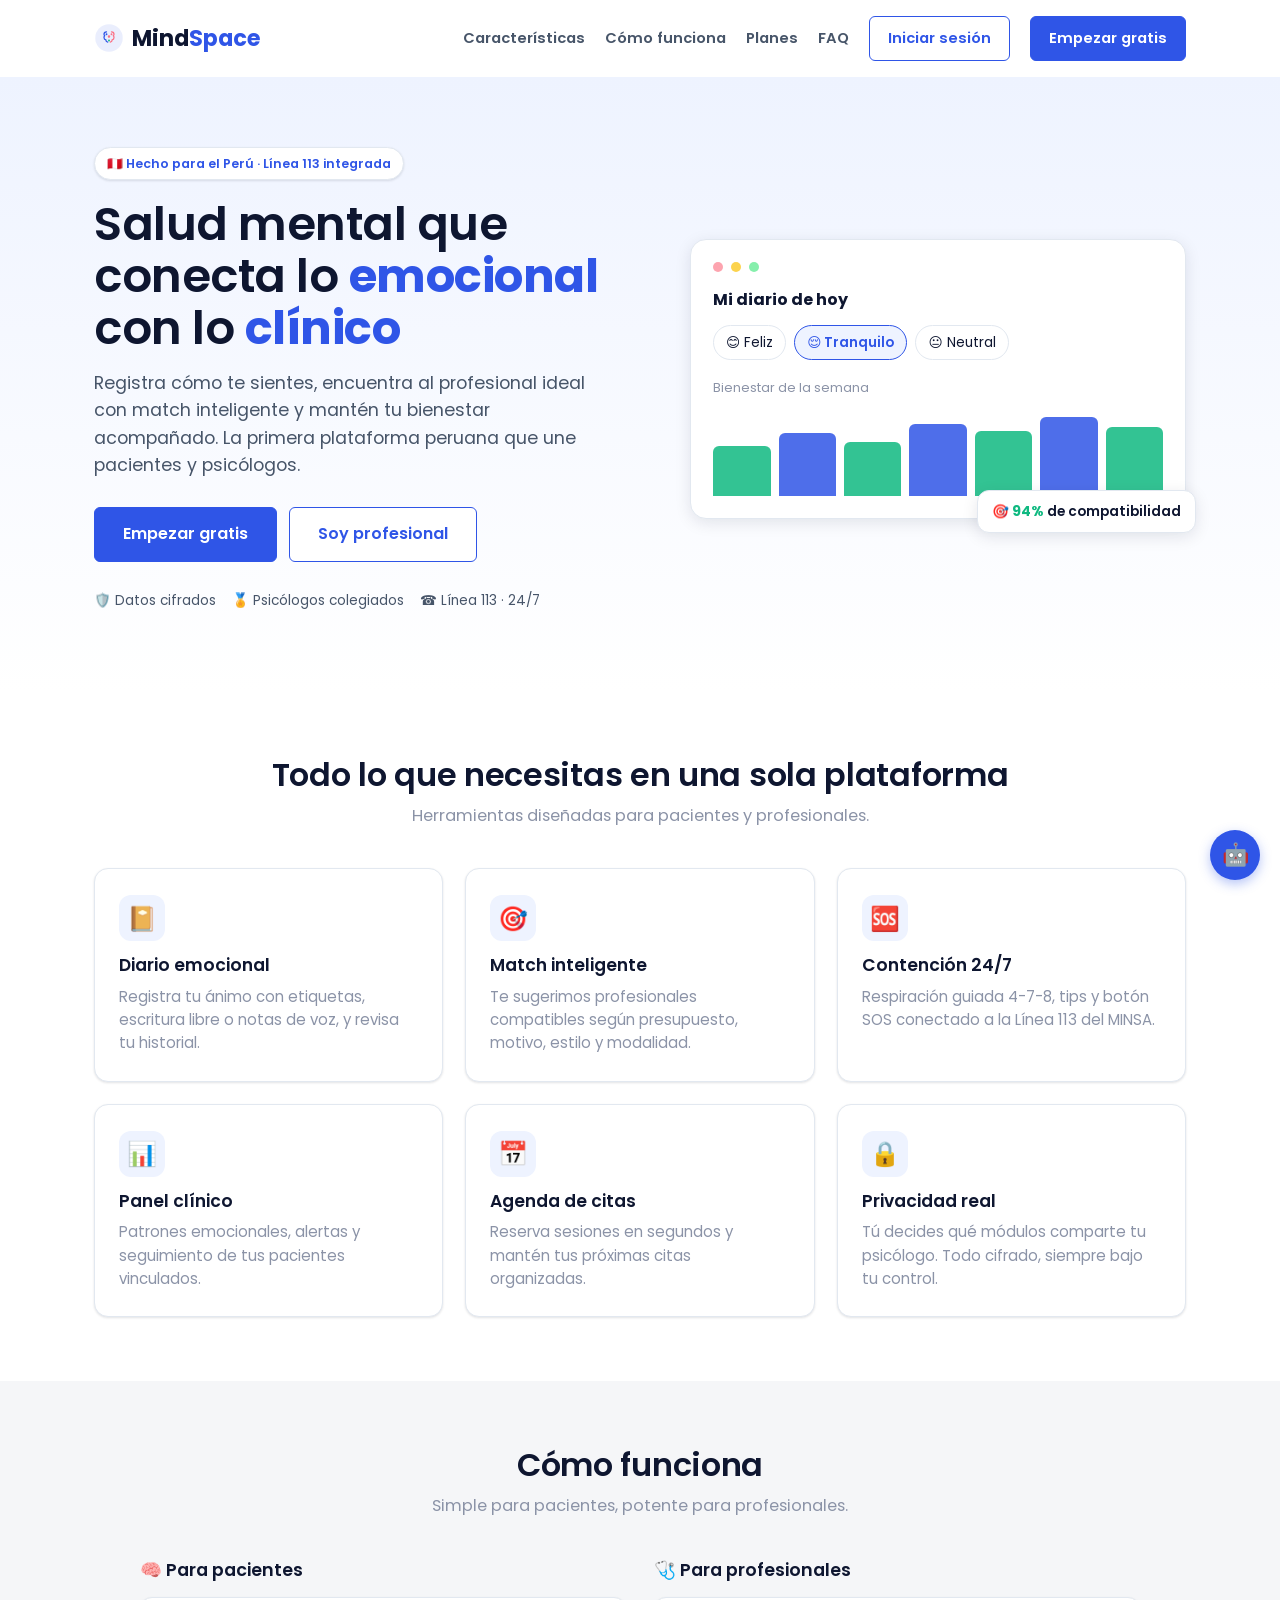
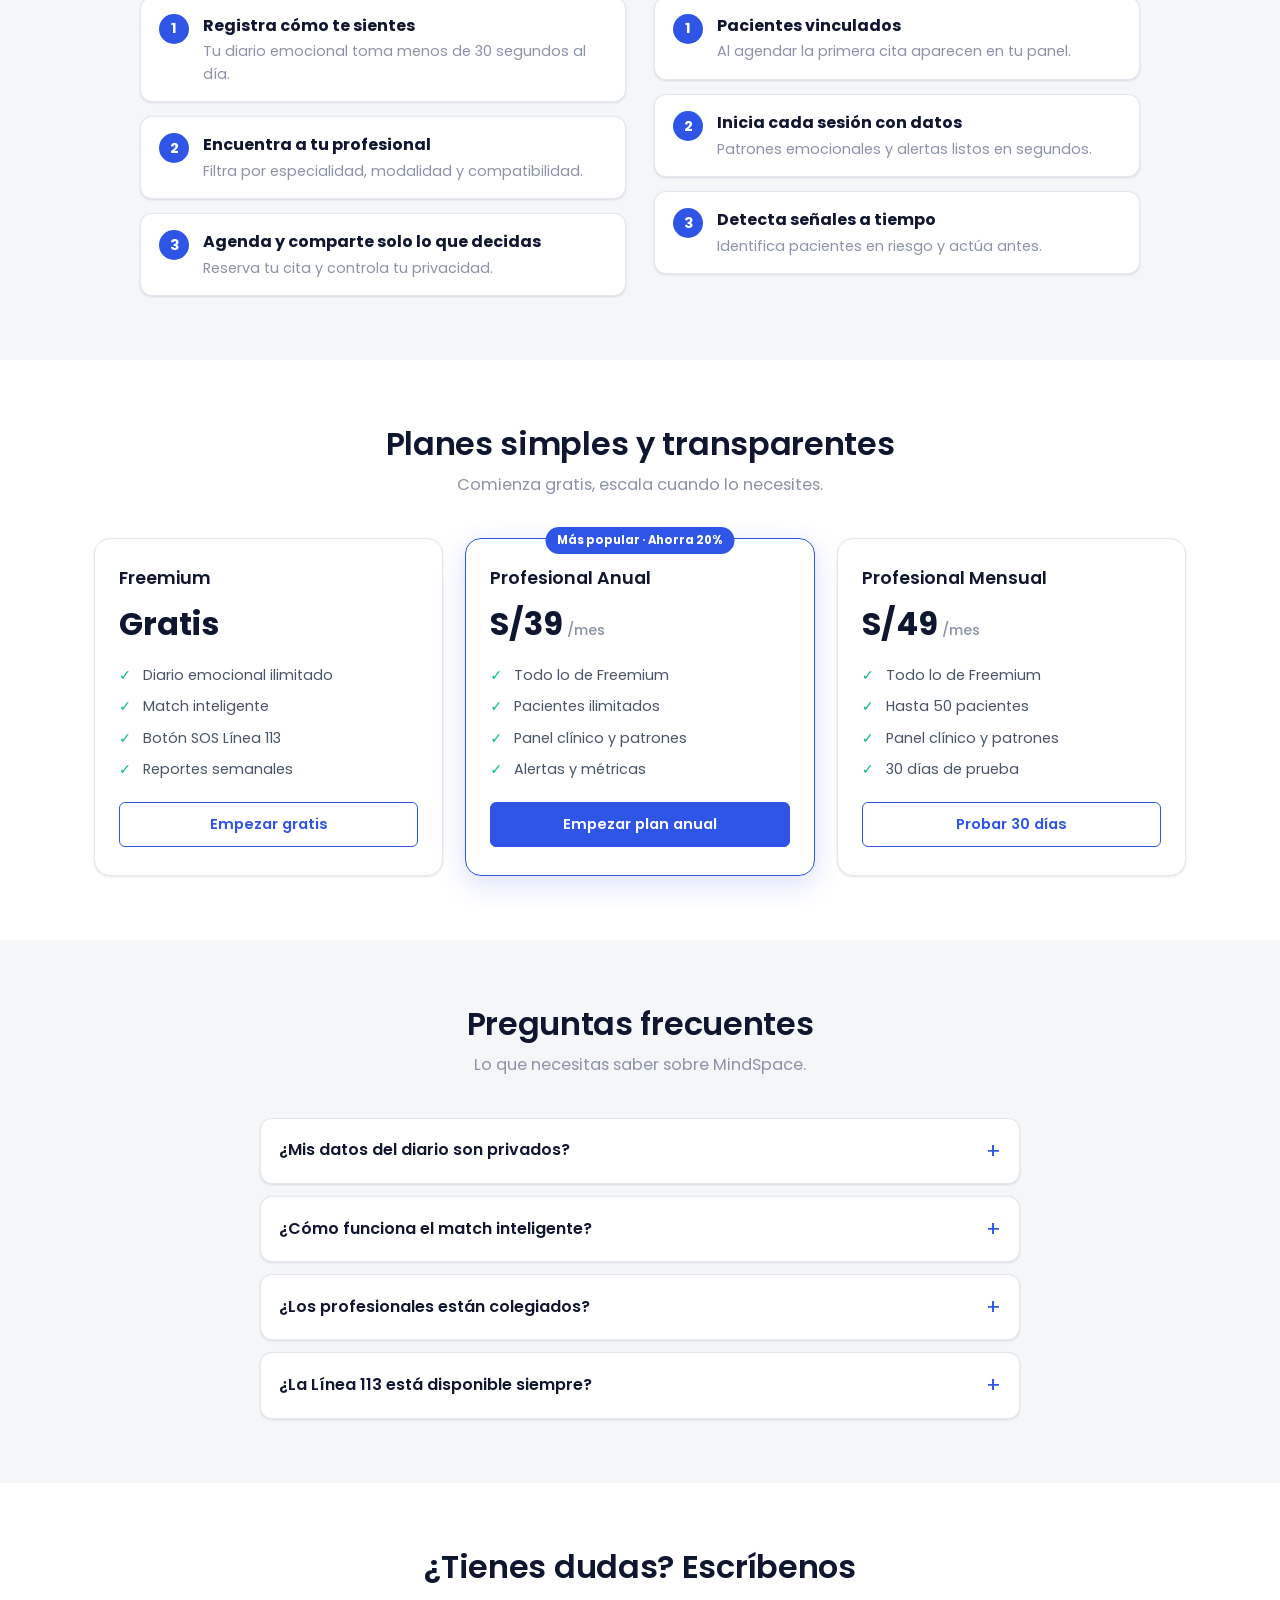
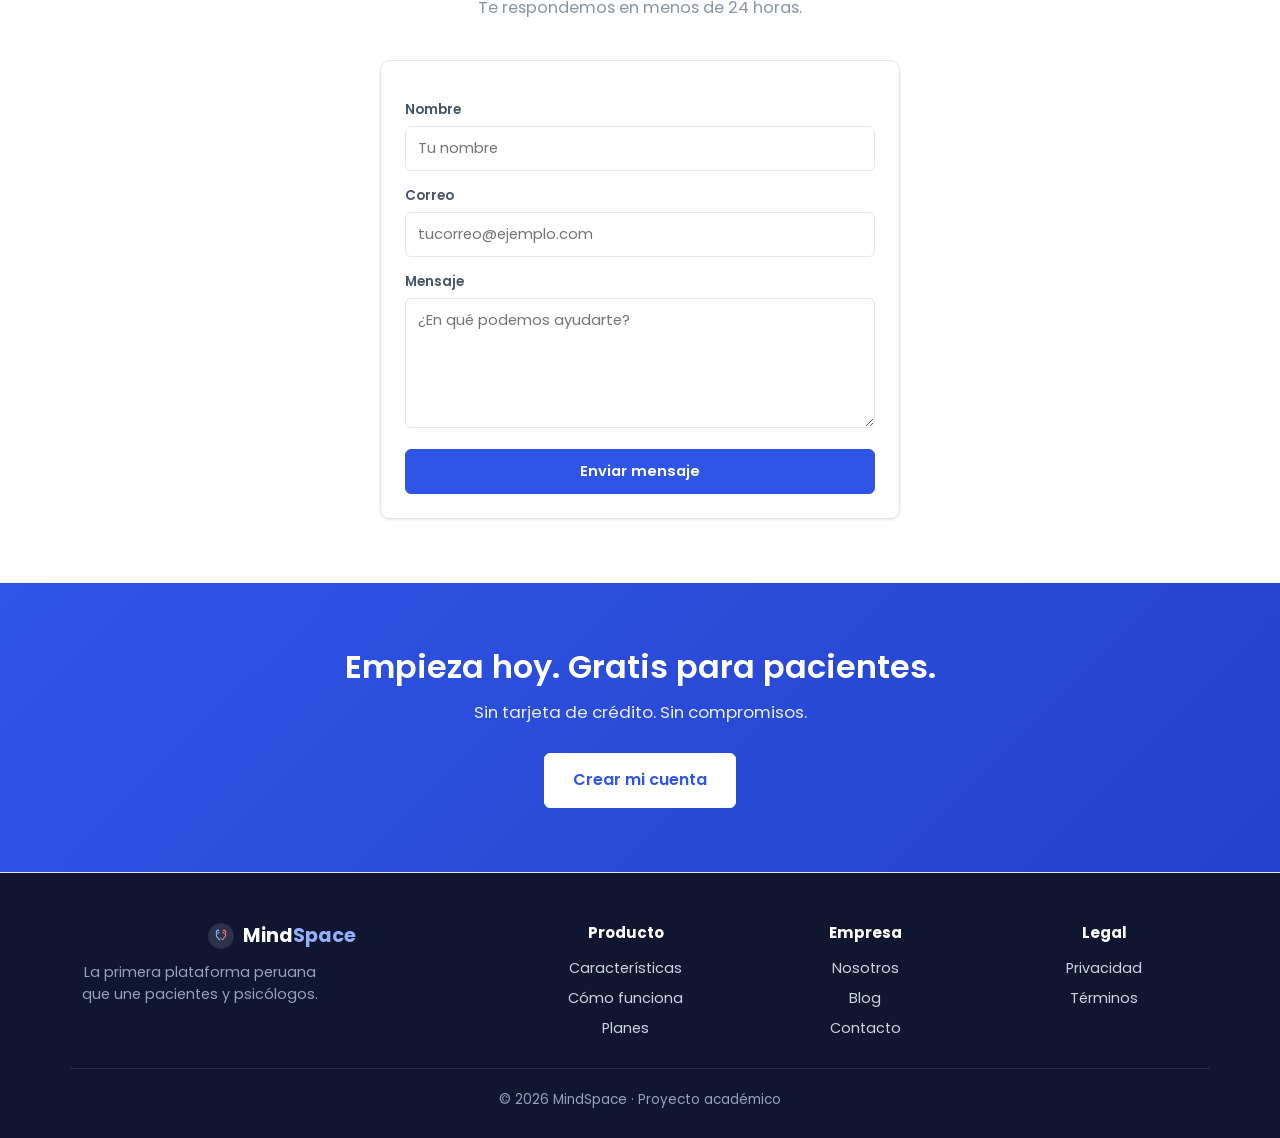
<file: index.html>
<!DOCTYPE html>
<html lang="es">
<head>
  <meta charset="UTF-8" />
  <meta name="viewport" content="width=device-width, initial-scale=1.0" />
  <title>MindSpace — Salud mental que conecta lo emocional con lo clínico</title>
  <link rel="preconnect" href="https://fonts.googleapis.com" />
  <link rel="preconnect" href="https://fonts.gstatic.com" crossorigin />
  <link href="https://fonts.googleapis.com/css2?family=Poppins:wght@400;500;600;700&display=swap" rel="stylesheet" />
  <link rel="stylesheet" href="css/style.css" />

  </head>
<body class="landing-body">

  <nav class="landing-nav">
    <a class="brand-logo" href="index.html">
      <svg width="30" height="30" viewBox="0 0 48 48" fill="none" xmlns="http://www.w3.org/2000/svg" aria-hidden="true">
        <circle cx="24" cy="24" r="22" fill="#2F55E7" opacity="0.10"/>
        <g transform="translate(12,10)">
          <path d="M8 4C6 4 4 5.5 4 8C4 9 4.5 10 5 10.5C4.5 11 4 12 4 13C4 15 5.5 16.5 7 17C7 18.5 8 20 10 20.5" stroke="#2F55E7" stroke-width="2" stroke-linecap="round" fill="none"/>
          <path d="M16 4C18 4 20 5.5 20 8C20 9 19.5 10 19 10.5C19.5 11 20 12 20 13C20 15 18.5 16.5 17 17C17 18.5 16 20 14 20.5" stroke="#FB7185" stroke-width="2" stroke-linecap="round" fill="none"/>
          <path d="M12 14C12 14 10 12.5 10 11C10 10 10.5 9.5 11 9.5C11.5 9.5 12 10 12 10C12 10 12.5 9.5 13 9.5C13.5 9.5 14 10 14 11C14 12.5 12 14 12 14Z" fill="#FB7185"/>
          <circle cx="8" cy="8" r="1.5" fill="#2F55E7"/><circle cx="16" cy="8" r="1.5" fill="#FB7185"/><circle cx="12" cy="18" r="1.5" fill="#10B981"/>
        </g>
      </svg>

       <span>Mind<span class="accent">Space</span></span>
    </a>
    <div class="landing-menu">
      <a class="solo-desktop" href="#features">Características</a>
      <a class="solo-desktop" href="#como">Cómo funciona</a>
      <a class="solo-desktop" href="#planes">Planes</a>
      <a class="solo-desktop" href="#faq">FAQ</a>
      <a class="btn btn-secundario" href="pages/auth/login.html">Iniciar sesión</a>
      <a class="btn" href="pages/auth/login.html">Empezar gratis</a>
    </div>
  </nav>

  <!-- Hero -->
  <header class="hero">
    <div class="hero-grid">
      <div>
        <span class="hero-badge">🇵🇪 Hecho para el Perú · Línea 113 integrada</span>
        <h1 class="hero-title">Salud mental que conecta lo <b>emocional</b> con lo <b>clínico</b></h1>
        <p class="hero-subtitle">Registra cómo te sientes, encuentra al profesional ideal con match inteligente y mantén tu bienestar acompañado. La primera plataforma peruana que une pacientes y psicólogos.</p>
        <div class="hero-cta">
          <a class="btn btn-grande" href="pages/auth/login.html">Empezar gratis</a>
          <a class="btn btn-secundario btn-grande" href="pages/auth/registro.html?rol=pro">Soy profesional</a>
        </div>
        <div class="badges">
          <span>🛡️ Datos cifrados</span>
          <span>🏅 Psicólogos colegiados</span>
          <span>☎️ Línea 113 · 24/7</span>
        </div>
      </div>
      <div class="hero-panel">
        <div class="mock">
          <div class="mock-head"><i></i><i></i><i></i></div>
          <h4>Mi diario de hoy</h4>
          <div class="mock-chips">
            <span class="chip">😊 Feliz</span><span class="chip on">😌 Tranquilo</span><span class="chip">😐 Neutral</span>
          </div>
          <p class="mock-label">Bienestar de la semana</p>
          <div class="mock-bars">
            <span style="--h:55%"></span><span style="--h:70%"></span><span style="--h:60%"></span>
            <span style="--h:80%"></span><span style="--h:72%"></span><span style="--h:88%"></span><span style="--h:76%"></span>
          </div>
        </div>
        <div class="float-badge">🎯 <b>94%</b> de compatibilidad</div>
      </div>
    </div>
<div id="mindbot-container">
  <button id="mindbot-toggle-btn" class="mindbot-btn-flotante" title="Consultar con MindBot">
    🤖
  </button>

  <div id="mindbot-window" class="mindbot-ventana">
    <div class="mindbot-header">
      <div class="mindbot-perfil">
        <span class="mindbot-status-dot"></span>
        <span>MindBot (Guía Web)</span>
      </div>
      <button id="mindbot-close-btn" class="mindbot-btn-cerrar" title="Minimizar">✕</button>
    </div>

    <div id="chat" class="mindbot-mensajes-box">
      <p class="mindbot-msg bot">¡Hola! Soy MindBot 🤖. Estoy aquí para guiarte por la landing page de MindSpace. Pregúntame qué herramientas tenemos para <b>Pacientes</b> o <b>Profesionales</b>.</p>
    </div>

    <form id="formChat" class="mindbot-input-area">
      <input type="text" id="pregunta" placeholder="Escribe tu duda aquí..." autocomplete="off" required />
      <button type="submit" class="mindbot-btn-enviar">➔</button>
    </form>
  </div>
</div>
  </header>

  <!-- Características -->
  <section class="seccion" id="features">
    <h2 class="seccion-titulo">Todo lo que necesitas en una sola plataforma</h2>
    <p class="seccion-sub">Herramientas diseñadas para pacientes y profesionales.</p>
    <div class="features">
      <div class="feature"><div class="feature-ico">📔</div><h3>Diario emocional</h3><p>Registra tu ánimo con etiquetas, escritura libre o notas de voz, y revisa tu historial.</p></div>
      <div class="feature"><div class="feature-ico">🎯</div><h3>Match inteligente</h3><p>Te sugerimos profesionales compatibles según presupuesto, motivo, estilo y modalidad.</p></div>
      <div class="feature"><div class="feature-ico">🆘</div><h3>Contención 24/7</h3><p>Respiración guiada 4-7-8, tips y botón SOS conectado a la Línea 113 del MINSA.</p></div>
      <div class="feature"><div class="feature-ico">📊</div><h3>Panel clínico</h3><p>Patrones emocionales, alertas y seguimiento de tus pacientes vinculados.</p></div>
      <div class="feature"><div class="feature-ico">📅</div><h3>Agenda de citas</h3><p>Reserva sesiones en segundos y mantén tus próximas citas organizadas.</p></div>
      <div class="feature"><div class="feature-ico">🔒</div><h3>Privacidad real</h3><p>Tú decides qué módulos comparte tu psicólogo. Todo cifrado, siempre bajo tu control.</p></div>
    </div>
  </section>

  <!-- Cómo funciona -->
  <section class="alt-bg">
    <div class="seccion" id="como">
      <h2 class="seccion-titulo">Cómo funciona</h2>
      <p class="seccion-sub">Simple para pacientes, potente para profesionales.</p>
      <div class="como-grid">
        <div class="como-col">
          <h3>🧠 Para pacientes</h3>
          <ul class="pasos">
            <li class="paso"><span class="num">1</span><div><strong>Registra cómo te sientes</strong><p>Tu diario emocional toma menos de 30 segundos al día.</p></div></li>
            <li class="paso"><span class="num">2</span><div><strong>Encuentra a tu profesional</strong><p>Filtra por especialidad, modalidad y compatibilidad.</p></div></li>
            <li class="paso"><span class="num">3</span><div><strong>Agenda y comparte solo lo que decidas</strong><p>Reserva tu cita y controla tu privacidad.</p></div></li>
          </ul>
        </div>
        <div class="como-col">
          <h3>🩺 Para profesionales</h3>
          <ul class="pasos">
            <li class="paso"><span class="num">1</span><div><strong>Pacientes vinculados</strong><p>Al agendar la primera cita aparecen en tu panel.</p></div></li>
            <li class="paso"><span class="num">2</span><div><strong>Inicia cada sesión con datos</strong><p>Patrones emocionales y alertas listos en segundos.</p></div></li>
            <li class="paso"><span class="num">3</span><div><strong>Detecta señales a tiempo</strong><p>Identifica pacientes en riesgo y actúa antes.</p></div></li>
          </ul>
        </div>
      </div>
    </div>
  </section>

  <!-- Planes -->
  <section class="seccion" id="planes">
    <h2 class="seccion-titulo">Planes simples y transparentes</h2>
    <p class="seccion-sub">Comienza gratis, escala cuando lo necesites.</p>
    <div class="plans">
      <div class="plan">
        <h3>Freemium</h3>
        <div class="precio">Gratis</div>
        <ul><li>Diario emocional ilimitado</li><li>Match inteligente</li><li>Botón SOS Línea 113</li><li>Reportes semanales</li></ul>
        <a class="btn btn-secundario btn-block" href="pages/auth/login.html">Empezar gratis</a>
      </div>
      <div class="plan popular">
        <span class="plan-badge">Más popular · Ahorra 20%</span>
        <h3>Profesional Anual</h3>
        <div class="precio">S/39<span> /mes</span></div>
        <ul><li>Todo lo de Freemium</li><li>Pacientes ilimitados</li><li>Panel clínico y patrones</li><li>Alertas y métricas</li></ul>
        <a class="btn btn-block" href="pages/planes/planes.html">Empezar plan anual</a>
      </div>

      <div class="plan">
        <h3>Profesional Mensual</h3>
        <div class="precio">S/49<span> /mes</span></div>
        <ul><li>Todo lo de Freemium</li><li>Hasta 50 pacientes</li><li>Panel clínico y patrones</li><li>30 días de prueba</li></ul>
        <a class="btn btn-secundario btn-block" href="pages/planes/planes.html">Probar 30 días</a>
      </div>
    </div>
  </section>

   <!-- FAQ -->
  <section class="alt-bg">
    <div class="seccion" id="faq">
      <h2 class="seccion-titulo">Preguntas frecuentes</h2>
      <p class="seccion-sub">Lo que necesitas saber sobre MindSpace.</p>
      <div class="faq">
        <details><summary>¿Mis datos del diario son privados?</summary><p>Sí. Todo está cifrado y solo tú decides qué módulos compartir con tu profesional y cuándo.</p></details>
        <details><summary>¿Cómo funciona el match inteligente?</summary><p>Cruzamos tu presupuesto, motivo, estilo y modalidad con perfiles verificados y te mostramos un porcentaje de compatibilidad.</p></details>
        <details><summary>¿Los profesionales están colegiados?</summary><p>Validamos la colegiatura con el Colegio de Psicólogos del Perú antes de aprobar cada perfil.</p></details>
        <details><summary>¿La Línea 113 está disponible siempre?</summary><p>Sí. El botón SOS te conecta con la Línea 113 del MINSA, gratuita y disponible 24/7.</p></details>
      </div>
    </div>
  </section>

   <!-- EP10 · US28: sección de contacto con validación -->
  <section class="seccion" id="contacto">
    <h2 class="seccion-titulo">¿Tienes dudas? Escríbenos</h2>
    <p class="seccion-sub">Te respondemos en menos de 24 horas.</p>
    <div class="panel contacto-form" id="panel-contacto">
      <p class="form-mensaje" hidden></p>
      <label>Nombre</label>
      <input type="text" id="c-nombre" placeholder="Tu nombre" />
      <label>Correo</label>
      <input type="email" id="c-correo" placeholder="tucorreo@ejemplo.com" />
      <label>Mensaje</label>
      <textarea id="c-mensaje" placeholder="¿En qué podemos ayudarte?"></textarea>
      <button class="btn btn-block" id="c-enviar" style="margin-top:14px">Enviar mensaje</button>
    </div>
  </section>

   <!-- CTA final -->
  <section class="cta-final">
    <h2>Empieza hoy. Gratis para pacientes.</h2>
    <p>Sin tarjeta de crédito. Sin compromisos.</p>
    <a class="btn btn-secundario btn-grande" href="pages/auth/login.html">Crear mi cuenta</a>
  </section>

<!-- Footer -->
  <footer class="landing-footer">
    <div class="footer-grid">
      <div>
        <div class="footer-brand">
          <svg width="28" height="28" viewBox="0 0 48 48" fill="none" xmlns="http://www.w3.org/2000/svg" aria-hidden="true">
            <circle cx="24" cy="24" r="22" fill="#ffffff" opacity="0.12"/>
            <g transform="translate(12,10)">
              <path d="M8 4C6 4 4 5.5 4 8C4 9 4.5 10 5 10.5C4.5 11 4 12 4 13C4 15 5.5 16.5 7 17C7 18.5 8 20 10 20.5" stroke="#93b0ff" stroke-width="2" stroke-linecap="round" fill="none"/>
              <path d="M16 4C18 4 20 5.5 20 8C20 9 19.5 10 19 10.5C19.5 11 20 12 20 13C20 15 18.5 16.5 17 17C17 18.5 16 20 14 20.5" stroke="#FB7185" stroke-width="2" stroke-linecap="round" fill="none"/>
              <circle cx="8" cy="8" r="1.5" fill="#93b0ff"/><circle cx="16" cy="8" r="1.5" fill="#FB7185"/><circle cx="12" cy="18" r="1.5" fill="#10B981"/>
            </g>
          </svg>

            <span>Mind<span class="accent">Space</span></span>
        </div>
        <p class="footer-desc">La primera plataforma peruana que une pacientes y psicólogos.</p>
      </div>
      <div><h4>Producto</h4><ul><li><a href="#features">Características</a></li><li><a href="#como">Cómo funciona</a></li><li><a href="#planes">Planes</a></li></ul></div>
      <div><h4>Empresa</h4><ul><li><a href="#">Nosotros</a></li><li><a href="#">Blog</a></li><li><a href="#">Contacto</a></li></ul></div>
      <div><h4>Legal</h4><ul><li><a href="#">Privacidad</a></li><li><a href="#">Términos</a></li></ul></div>
    </div>
    <div class="footer-bottom">© 2026 MindSpace · Proyecto académico</div>
  </footer>

  <script src="js/shared/ui.js"></script>
  <script src="js/landing.js"></script>
  <script src="js/Asistente/Asistente.js"></script>
</body>
</html>
</file>
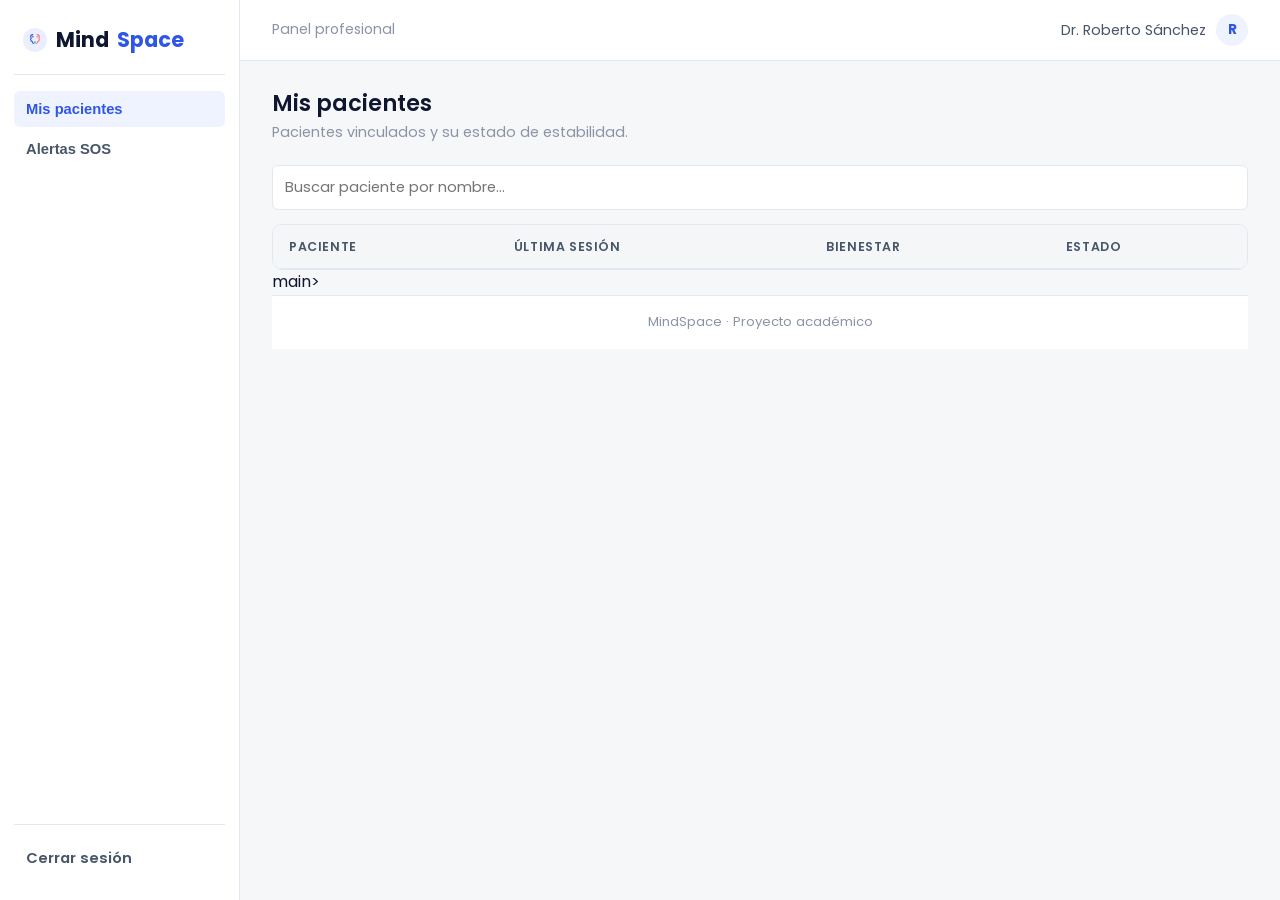
<file: profesional.html>
<!DOCTYPE html>
<html lang="es">
<head>
  <meta charset="UTF-8" />
  <meta name="viewport" content="width=device-width, initial-scale=1.0" />
  <title>Panel profesional · MindSpace</title>
  <link rel="preconnect" href="https://fonts.googleapis.com" />
  <link rel="preconnect" href="https://fonts.gstatic.com" crossorigin />
  <link href="https://fonts.googleapis.com/css2?family=Poppins:wght@400;500;600;700&display=swap" rel="stylesheet" />
  <link rel="stylesheet" href="../../css/style.css" />

  </head>
<body>
  <input type="checkbox" id="nav-toggle" class="nav-toggle" />
<label for="nav-toggle" class="nav-toggle-btn">☰</label>

  <div class="app-body">
    <aside class="sidebar">
      <div class="brand"><svg width="26" height="26" viewBox="0 0 48 48" fill="none" xmlns="http://www.w3.org/2000/svg" aria-hidden="true"><circle cx="24" cy="24" r="22" fill="#2F55E7" opacity="0.10"/><g transform="translate(12,10)"><path d="M8 4C6 4 4 5.5 4 8C4 9 4.5 10 5 10.5C4.5 11 4 12 4 13C4 15 5.5 16.5 7 17C7 18.5 8 20 10 20.5" stroke="#2F55E7" stroke-width="2" stroke-linecap="round" fill="none"/><path d="M16 4C18 4 20 5.5 20 8C20 9 19.5 10 19 10.5C19.5 11 20 12 20 13C20 15 18.5 16.5 17 17C17 18.5 16 20 14 20.5" stroke="#FB7185" stroke-width="2" stroke-linecap="round" fill="none"/><circle cx="8" cy="8" r="1.5" fill="#2F55E7"/><circle cx="16" cy="8" r="1.5" fill="#FB7185"/><circle cx="12" cy="18" r="1.5" fill="#10B981"/></g></svg>Mind<span>Space</span></div>
      <nav>
        <button class="nav-link active" data-tab="pacientes">Mis pacientes</button>
        <button class="nav-link" data-tab="alertas">Alertas SOS</button>
      </nav>
      <div class="sidebar-foot"><a class="nav-link" href="../../index.html" id="cerrar">Cerrar sesión</a></div>
    </aside>

          <div class="layout">
    <header class="topbar">
      <span class="crumb">Panel profesional</span>
      <span class="user">Dr. Roberto Sánchez <span class="avatar">R</span></span>
    </header>

        <main>
 <section class="tab-panel active" data-panel="pacientes">
   <div class="page-head"><h1 class="page-title">Mis pacientes</h1><p class="page-subtitle">Pacientes vinculados y su estado de estabilidad.</p></div>

   <div id="vista-lista">
     <input class="filtro" id="buscar-paciente" placeholder="Buscar paciente por nombre..." autocomplete="off" />
     <div class="tabla-wrap" style="margin-top:14px">
       <table id="tabla-pacientes">
         <thead><tr><th>Paciente</th><th>Última sesión</th><th>Bienestar</th><th>Estado</th></tr></thead>
         <tbody></tbody>
       </table>
     </div>
   </div>

        <div id="vista-detalle" hidden>
   <button class="btn btn-secundario" id="volver" style="margin-bottom:16px">← Volver a mis pacientes</button>
       <div class="panel" id="detalle"></div>
  </div>
</section>
  <section class="tab-panel" data-panel="alertas" id="panel-alertas">
    <div class="page-head"><h1 class="page-title">Alertas SOS</h1><p class="page-subtitle">Pacientes que requieren atención.</p></div>
    <p class="form-mensaje" hidden></p>
    <div id="lista-alertas"></div>
  </section>
  main>

      <footer>MindSpace · Proyecto académico</footer>
    </div>
  </div>

  <script src="../../js/shared/storage.js"></script>
  <script src="../../js/shared/ui.js"></script>
  <script src="../../js/profesional/profesional.js"></script>
</body>
</html>
</file>
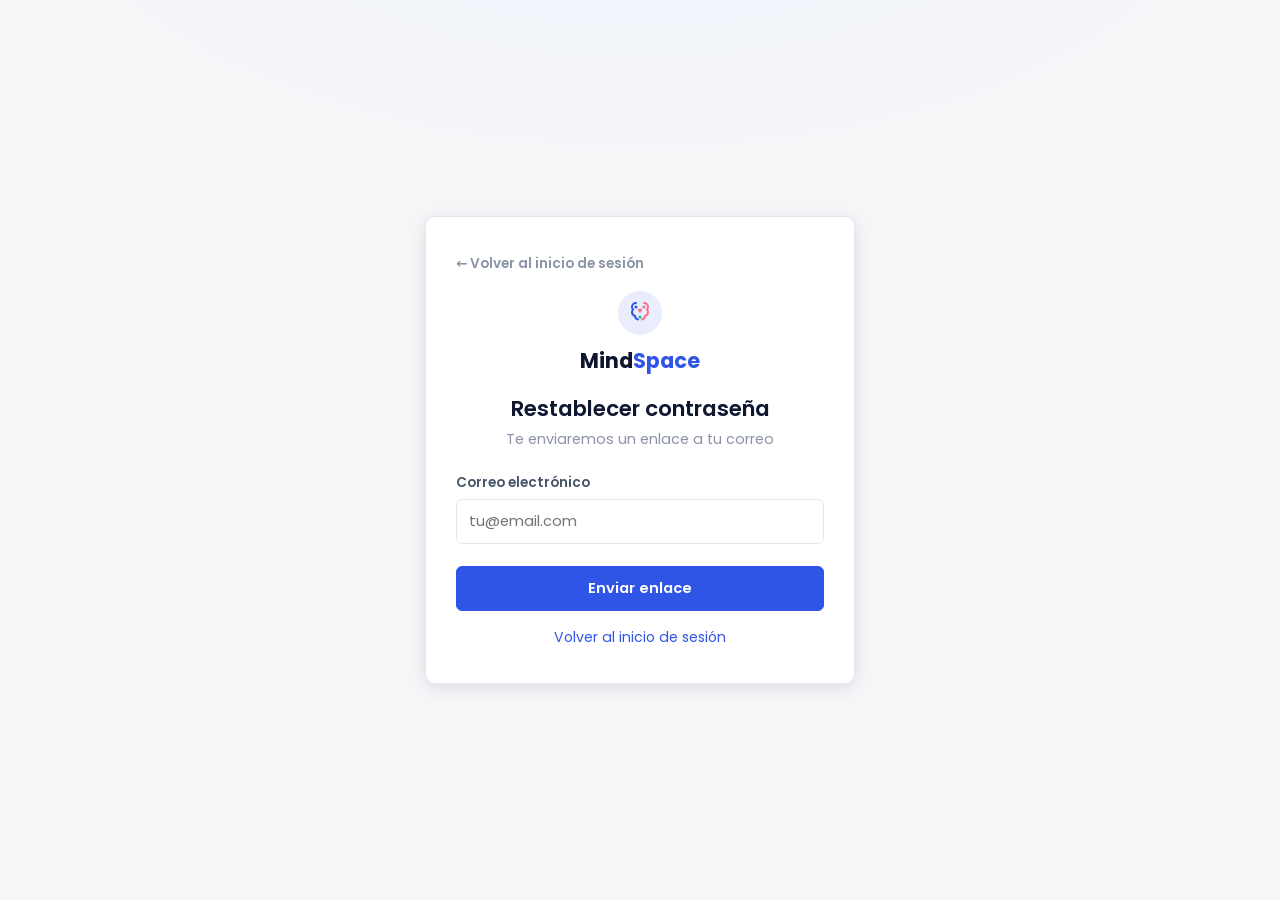
<file: pages/auth/recuperar.html>
<!DOCTYPE html>
<html lang="es">
<head>
  <meta charset="UTF-8" />
  <meta name="viewport" content="width=device-width, initial-scale=1.0" />
  <title>Recuperar contraseña · MindSpace</title>
  <link rel="preconnect" href="https://fonts.googleapis.com" />
  <link rel="preconnect" href="https://fonts.gstatic.com" crossorigin />
  <link href="https://fonts.googleapis.com/css2?family=Poppins:wght@400;500;600;700&display=swap" rel="stylesheet" />
  <link rel="stylesheet" href="../../css/style.css" />
</head>
<body class="auth-body">

  <div class="auth-card">
    <a class="auth-back" href="login.html">← Volver al inicio de sesión</a>
    <div class="auth-logo">
      <svg width="48" height="48" viewBox="0 0 48 48" fill="none" xmlns="http://www.w3.org/2000/svg" aria-hidden="true">
        <circle cx="24" cy="24" r="22" fill="#2F55E7" opacity="0.10"/>
        <g transform="translate(12,10)">
          <path d="M8 4C6 4 4 5.5 4 8C4 9 4.5 10 5 10.5C4.5 11 4 12 4 13C4 15 5.5 16.5 7 17C7 18.5 8 20 10 20.5" stroke="#2F55E7" stroke-width="2" stroke-linecap="round" fill="none"/>
          <path d="M16 4C18 4 20 5.5 20 8C20 9 19.5 10 19 10.5C19.5 11 20 12 20 13C20 15 18.5 16.5 17 17C17 18.5 16 20 14 20.5" stroke="#FB7185" stroke-width="2" stroke-linecap="round" fill="none"/>
          <path d="M12 14C12 14 10 12.5 10 11C10 10 10.5 9.5 11 9.5C11.5 9.5 12 10 12 10C12 10 12.5 9.5 13 9.5C13.5 9.5 14 10 14 11C14 12.5 12 14 12 14Z" fill="#FB7185"/>
          <circle cx="8" cy="8" r="1.5" fill="#2F55E7"/><circle cx="16" cy="8" r="1.5" fill="#FB7185"/><circle cx="12" cy="18" r="1.5" fill="#10B981"/>
        </g>
      </svg>
      <span class="logo-text">Mind<span>Space</span></span>
    </div>
    <h2>Restablecer contraseña</h2>
    <p class="subtitulo">Te enviaremos un enlace a tu correo</p>
    <form>
      <p class="form-mensaje" hidden></p>
      <label for="email">Correo electrónico</label>
      <input type="email" id="email" placeholder="tu@email.com" />
      <div class="form-actions"><button class="btn" type="submit">Enviar enlace</button></div>
    </form>
    <p class="form-foot"><a href="login.html">Volver al inicio de sesión</a></p>
  </div>

  <script src="../../js/shared/storage.js"></script>
  <script src="../../js/shared/validation.js"></script>
  <script src="../../js/shared/ui.js"></script>
  <script src="../../js/auth/recuperar.js"></script>
</body>
</html>
</file>
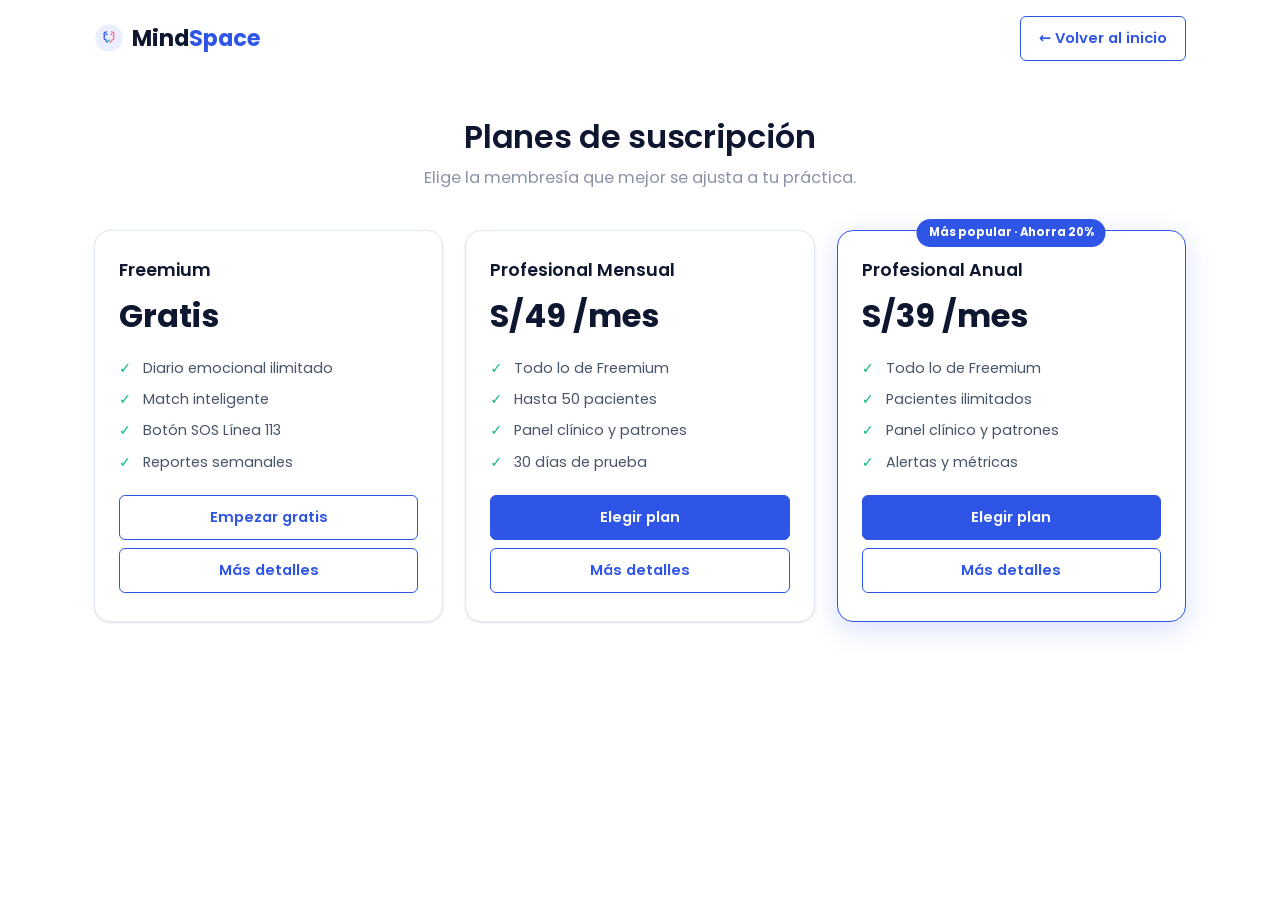
<file: pages/planes/planes.html>
<!DOCTYPE html>
<html lang="es">
<head>
  <meta charset="UTF-8" />
  <meta name="viewport" content="width=device-width, initial-scale=1.0" />
  <title>Planes de suscripción · MindSpace</title>
  <link rel="preconnect" href="https://fonts.googleapis.com" />
  <link rel="preconnect" href="https://fonts.gstatic.com" crossorigin />
  <link href="https://fonts.googleapis.com/css2?family=Poppins:wght@400;500;600;700&display=swap" rel="stylesheet" />
  <link rel="stylesheet" href="../../css/style.css" />
</head>
<body class="landing-body">

  <nav class="landing-nav">
    <a class="brand-logo" href="../../index.html">
      <svg width="30" height="30" viewBox="0 0 48 48" fill="none" xmlns="http://www.w3.org/2000/svg" aria-hidden="true">
        <circle cx="24" cy="24" r="22" fill="#2F55E7" opacity="0.10"/>
        <g transform="translate(12,10)">
          <path d="M8 4C6 4 4 5.5 4 8C4 9 4.5 10 5 10.5C4.5 11 4 12 4 13C4 15 5.5 16.5 7 17C7 18.5 8 20 10 20.5" stroke="#2F55E7" stroke-width="2" stroke-linecap="round" fill="none"/>
          <path d="M16 4C18 4 20 5.5 20 8C20 9 19.5 10 19 10.5C19.5 11 20 12 20 13C20 15 18.5 16.5 17 17C17 18.5 16 20 14 20.5" stroke="#FB7185" stroke-width="2" stroke-linecap="round" fill="none"/>
          <circle cx="8" cy="8" r="1.5" fill="#2F55E7"/><circle cx="16" cy="8" r="1.5" fill="#FB7185"/><circle cx="12" cy="18" r="1.5" fill="#10B981"/>
        </g>
      </svg>
      <span>Mind<span class="accent">Space</span></span>
    </a>
    <div class="landing-menu">
      <a class="btn btn-secundario" href="../../index.html">← Volver al inicio</a>
    </div>
  </nav>

  <main class="planes-page">

    <!-- EP10 · US26: ver planes de suscripción -->
    <div id="vista-planes">
      <h1 class="seccion-titulo">Planes de suscripción</h1>
      <p class="seccion-sub">Elige la membresía que mejor se ajusta a tu práctica.</p>
      <p class="form-mensaje" hidden></p>

      <div class="plans" id="lista-planes"></div>

      <!-- US26 (escenario de error/extra): comparación completa de beneficios -->
      <div class="tabla-wrap" id="comparacion" hidden style="margin-top:28px">
        <table>
          <thead><tr><th>Beneficio</th><th>Freemium</th><th>Mensual</th><th>Anual</th></tr></thead>
          <tbody id="comparacion-body"></tbody>
        </table>
      </div>
    </div>

    <!-- EP10 · US27: simular pago de suscripción -->
    <div id="vista-pago" hidden>
      <h1 class="seccion-titulo">Pago de suscripción</h1>
      <p class="seccion-sub" id="pago-sub"></p>
      <div class="panel pago-wrap">
        <p class="form-mensaje" hidden></p>
        <label>Nombre en la tarjeta</label>
        <input type="text" id="pago-nombre" placeholder="Como aparece en la tarjeta" />
        <label>Número de tarjeta</label>
        <input type="text" id="pago-tarjeta" placeholder="16 dígitos" inputmode="numeric" maxlength="19" />
        <div class="form-grid">
          <div><label>Vencimiento</label><input type="text" id="pago-venc" placeholder="MM/AA" /></div>
          <div><label>CVV</label><input type="text" id="pago-cvv" placeholder="123" maxlength="4" /></div>
        </div>
        <button class="btn btn-block" id="pago-pagar" style="margin-top:16px">Pagar</button>
        <button class="btn btn-secundario btn-block" id="pago-volver" style="margin-top:10px">Volver a planes</button>
      </div>
    </div>

    <!-- EP10 · US27: confirmación de pago exitoso -->
    <div id="vista-exito" hidden>
      <div class="panel pago-wrap" style="text-align:center">
        <div style="font-size:2.4rem">✅</div>
        <h1 class="seccion-titulo">¡Pago exitoso!</h1>
        <p class="seccion-sub" id="exito-sub"></p>
        <button class="btn btn-block" id="exito-volver" style="margin-top:8px">Volver a planes</button>
      </div>
    </div>

  </main>

  <script src="../../js/shared/storage.js"></script>
  <script src="../../js/shared/ui.js"></script>
  <script src="../../js/planes/planes.js"></script>
</body>
</html>
</file>
<file: css/style.css>
:root {
  --azul:       #2F55E7;
  --azul-osc:   #2442C9;
  --azul-suave: #EEF3FF;
  --texto:      #0E1630;
  --texto-2:    #475569;
  --gris:       #8B93A7;
  --gris-claro: #F5F6F8;
  --borde:      #E2E8F0;
  --fondo:      #FFFFFF;
  --fondo-app:  #F6F7F9;
  --ok:         #10B981;
  --coral:      #FB7185;
  --sombra:     0 1px 3px rgba(14,22,48,.07), 0 1px 2px rgba(14,22,48,.05);
  --sombra-md:  0 4px 16px rgba(14,22,48,.10);
  --radio:      10px;
  --radio-sm:   6px;
}

/* ----- Reset y base ----- */
* { margin: 0; padding: 0; box-sizing: border-box; }
html { scroll-behavior: smooth; }

body {
  font-family: "Poppins", system-ui, "Segoe UI", Arial, sans-serif;
  background-color: var(--fondo-app);
  color: var(--texto);
  line-height: 1.55;
  min-height: 100vh;
}
a { color: var(--azul); text-decoration: none; }
a:hover { text-decoration: underline; }
h1, h2, h3 { color: var(--texto); font-weight: 600; line-height: 1.25; }
.muted { color: var(--gris); }

/* ----- Botones ----- */
.btn {
  display: inline-block;
  padding: 10px 18px;
  background-color: var(--azul);
  color: #fff;
  border: 1px solid var(--azul);
  border-radius: var(--radio-sm);
  font: inherit;
  font-weight: 600;
  font-size: .92rem;
  cursor: pointer;
  text-align: center;
  transition: background-color .15s ease;
}
.btn:hover { background-color: var(--azul-osc); border-color: var(--azul-osc); text-decoration: none; }
.btn-secundario { background-color: #fff; color: var(--azul); }
.btn-secundario:hover { background-color: var(--azul-suave); color: var(--azul); }
.btn-coral { background-color: var(--coral); border-color: var(--coral); }
.btn-coral:hover { background-color: #f43f5e; border-color: #f43f5e; }
.btn-block { display: block; width: 100%; }
.btn-grande { padding: 14px 28px; font-size: 1rem; }

/* ----- Formularios ----- */
label { display: block; margin: 14px 0 6px; font-weight: 600; font-size: .85rem; color: var(--texto-2); }
input, select, textarea {
  width: 100%; padding: 10px 12px; border: 1px solid var(--borde);
  border-radius: var(--radio-sm); font: inherit; font-size: .92rem; background-color: #fff;
}
textarea { min-height: 130px; resize: vertical; }
input:focus, select:focus, textarea:focus { outline: none; border-color: var(--azul); box-shadow: 0 0 0 3px var(--azul-suave); }

.form-actions { margin-top: 22px; display: flex; gap: 10px; }
.form-actions .btn { flex: 1; }
.form-grid { display: grid; grid-template-columns: 1fr 1fr; gap: 0 18px; }
.form-grid .full { grid-column: 1 / -1; }

.form-mensaje { margin: 0 0 16px; padding: 10px 14px; border-radius: 8px; font-size: .9rem; }
.form-mensaje--error { background: #fdecea; color: #b3261e; border: 1px solid #f5c2c0; }
.form-mensaje--exito { background: #e7f4ea; color: #1e7e34; border: 1px solid #b7dfc1; }
.form-mensaje--info { background: var(--azul-suave); color: var(--azul-osc); border: 1px solid #c7d4fb; }

/* ----- Tablas ----- */
.tabla-wrap { overflow-x: auto; border: 1px solid var(--borde); border-radius: var(--radio); background: #fff; }
table { width: 100%; border-collapse: collapse; font-size: .9rem; }
thead { background-color: var(--gris-claro); }
th, td { text-align: left; padding: 12px 16px; border-bottom: 1px solid var(--borde); }
th { color: var(--texto-2); font-weight: 600; font-size: .78rem; text-transform: uppercase; letter-spacing: .6px; }
tbody tr { cursor: pointer; }
tbody tr:hover { background-color: var(--gris-claro); }
tbody tr:last-child td { border-bottom: none; }

/* ===== Auth (login / registro / recuperar) — tarjeta centrada ===== */
.auth-body {
  min-height: 100vh; display: flex; align-items: center; justify-content: center; padding: 40px 20px;
  background: radial-gradient(900px 480px at 50% -20%, var(--azul-suave), transparent 70%), var(--gris-claro);
}
.auth-card { width: 100%; max-width: 430px; background: #fff; border: 1px solid var(--borde); border-radius: var(--radio); box-shadow: var(--sombra-md); padding: 34px 30px; }
.auth-back { display: inline-block; color: var(--gris); font-weight: 600; font-size: .85rem; margin-bottom: 14px; }
.auth-back:hover { color: var(--azul); text-decoration: none; }
.auth-logo { display: flex; flex-direction: column; align-items: center; gap: 8px; margin-bottom: 18px; }
.auth-logo .logo-text { font-size: 1.3rem; font-weight: 700; }
.auth-logo .logo-text span { color: var(--azul); }
.auth-card h2 { text-align: center; font-size: 1.35rem; margin-bottom: 6px; }
.auth-card .subtitulo { text-align: center; color: var(--gris); font-size: .9rem; margin-bottom: 22px; }
.divider-text { text-align: center; margin: 18px 0; color: var(--gris); font-size: .85rem; position: relative; }
.divider-text::before { content: ""; position: absolute; top: 50%; left: 0; right: 0; border-top: 1px solid var(--borde); }
.divider-text span { position: relative; background: #fff; padding: 0 12px; }
.form-foot { text-align: center; margin-top: 16px; font-size: .88rem; color: var(--gris); }

/* ===== Landing (estilo React) ===== */
.landing-body { background: #fff; }
.landing-nav { display: flex; align-items: center; justify-content: space-between; max-width: 1140px; margin: 0 auto; padding: 16px 24px; }
.brand-logo { display: inline-flex; align-items: center; gap: 8px; font-size: 1.4rem; font-weight: 700; color: var(--texto); }
.brand-logo .accent { color: var(--azul); }
.brand-logo:hover { text-decoration: none; }
.landing-menu { display: flex; align-items: center; gap: 20px; }
.landing-menu a:not(.btn) { color: var(--texto-2); font-weight: 600; font-size: .92rem; }
.landing-menu a:not(.btn):hover { color: var(--azul); }

/* Hero */
.hero { background: linear-gradient(180deg, var(--azul-suave) 0%, #fff 100%); }
.hero-grid { max-width: 1140px; margin: 0 auto; padding: 70px 24px 80px; display: grid; grid-template-columns: 1.05fr .95fr; gap: 48px; align-items: center; }
.hero-badge { display: inline-block; background: #fff; border: 1px solid var(--borde); color: var(--azul); font-weight: 600; font-size: .78rem; padding: 6px 12px; border-radius: 999px; margin-bottom: 18px; box-shadow: var(--sombra); }
.hero-title { font-size: 2.9rem; line-height: 1.12; margin-bottom: 16px; letter-spacing: -.5px; }
.hero-title b { color: var(--azul); }
.hero-subtitle { color: var(--texto-2); font-size: 1.1rem; max-width: 520px; margin-bottom: 28px; }
.hero-cta { display: flex; gap: 12px; flex-wrap: wrap; margin-bottom: 28px; }
.badges { display: flex; flex-wrap: wrap; gap: 16px; color: var(--texto-2); font-size: .85rem; }
.badges span { display: inline-flex; align-items: center; gap: 6px; }

/* Panel mockup del hero */
.hero-panel { position: relative; }
.mock { background: #fff; border: 1px solid var(--borde); border-radius: 16px; box-shadow: var(--sombra-md); padding: 22px; }
.mock-head { display: flex; align-items: center; gap: 8px; margin-bottom: 16px; }
.mock-head i { width: 10px; height: 10px; border-radius: 50%; display: inline-block; background: var(--borde); }
.mock-head i:nth-child(1) { background: #fda4af; } .mock-head i:nth-child(2) { background: #fcd34d; } .mock-head i:nth-child(3) { background: #86efac; }
.mock h4 { font-size: 1rem; margin-bottom: 12px; }
.mock-chips { display: flex; gap: 8px; flex-wrap: wrap; margin-bottom: 18px; }
.mock-chips .chip { border: 1px solid var(--borde); border-radius: 999px; padding: 6px 12px; font-size: .85rem; }
.mock-chips .chip.on { background: var(--azul-suave); border-color: var(--azul); color: var(--azul); font-weight: 600; }
.mock-label { font-size: .8rem; color: var(--gris); margin-bottom: 8px; }
.mock-bars { display: flex; align-items: flex-end; gap: 8px; height: 90px; }
.mock-bars span { flex: 1; border-radius: 6px 6px 0 0; background: var(--azul); opacity: .85; height: var(--h); }
.mock-bars span:nth-child(odd) { background: var(--ok); }
.float-badge { position: absolute; right: -10px; bottom: -14px; background: #fff; border: 1px solid var(--borde); box-shadow: var(--sombra-md); border-radius: 12px; padding: 10px 14px; font-weight: 600; font-size: .85rem; }
.float-badge b { color: var(--ok); }

/* Secciones */
.seccion { max-width: 1140px; margin: 0 auto; padding: 64px 24px; }
.seccion-titulo { text-align: center; font-size: 2rem; margin-bottom: 8px; letter-spacing: -.3px; }
.seccion-sub { text-align: center; color: var(--gris); margin-bottom: 40px; font-size: 1.02rem; }
.alt-bg { background: var(--gris-claro); }

/* Features */
.features { display: grid; grid-template-columns: repeat(3, 1fr); gap: 22px; }
.feature { background: #fff; border: 1px solid var(--borde); border-radius: 14px; box-shadow: var(--sombra); padding: 26px 24px; transition: box-shadow .15s ease, transform .15s ease; }
.feature:hover { box-shadow: var(--sombra-md); transform: translateY(-2px); }
.feature-ico { width: 46px; height: 46px; border-radius: 12px; background: var(--azul-suave); color: var(--azul); display: flex; align-items: center; justify-content: center; font-size: 1.5rem; margin-bottom: 14px; }
.feature h3 { font-size: 1.08rem; margin-bottom: 8px; }
.feature p { color: var(--gris); font-size: .94rem; }

/* Cómo funciona */
.como-grid { display: grid; grid-template-columns: 1fr 1fr; gap: 28px; max-width: 1000px; margin: 0 auto; }
.como-col h3 { font-size: 1.1rem; margin-bottom: 16px; display: flex; align-items: center; gap: 8px; }
.pasos { list-style: none; display: flex; flex-direction: column; gap: 14px; }
.paso { display: flex; gap: 14px; background: #fff; border: 1px solid var(--borde); border-radius: 12px; padding: 16px 18px; box-shadow: var(--sombra); }
.paso .num { flex-shrink: 0; width: 30px; height: 30px; border-radius: 50%; background: var(--azul); color: #fff; font-weight: 700; display: flex; align-items: center; justify-content: center; font-size: .9rem; }
.paso strong { display: block; margin-bottom: 2px; }
.paso p { color: var(--gris); font-size: .9rem; }

/* Planes */
.plans { display: grid; grid-template-columns: repeat(3, 1fr); gap: 22px; align-items: start; }
.plan { background: #fff; border: 1px solid var(--borde); border-radius: 16px; box-shadow: var(--sombra); padding: 28px 24px; position: relative; }
.plan.popular { border-color: var(--azul); box-shadow: 0 8px 28px rgba(47,85,231,.18); }
.plan-badge { position: absolute; top: -12px; left: 50%; transform: translateX(-50%); background: var(--azul); color: #fff; font-size: .72rem; font-weight: 700; padding: 5px 12px; border-radius: 999px; white-space: nowrap; }
.plan h3 { font-size: 1.1rem; margin-bottom: 10px; }
.plan .precio { font-size: 2rem; font-weight: 700; color: var(--texto); margin-bottom: 4px; }
.plan .precio span { font-size: .9rem; font-weight: 500; color: var(--gris); }
.plan ul { list-style: none; margin: 16px 0 22px; display: flex; flex-direction: column; gap: 9px; }
.plan li { font-size: .9rem; color: var(--texto-2); padding-left: 24px; position: relative; }
.plan li::before { content: "✓"; position: absolute; left: 0; color: var(--ok); font-weight: 700; }

/* FAQ */
.faq { max-width: 760px; margin: 0 auto; display: flex; flex-direction: column; gap: 12px; }
.faq details { background: #fff; border: 1px solid var(--borde); border-radius: 12px; padding: 0 18px; box-shadow: var(--sombra); }
.faq summary { list-style: none; cursor: pointer; padding: 16px 0; font-weight: 600; display: flex; justify-content: space-between; align-items: center; gap: 12px; }
.faq summary::-webkit-details-marker { display: none; }
.faq summary::after { content: "+"; color: var(--azul); font-size: 1.3rem; font-weight: 400; }
.faq details[open] summary::after { content: "\2212"; }
.faq details p { padding: 0 0 16px; color: var(--texto-2); font-size: .93rem; }

/* CTA final */
.cta-final { background: linear-gradient(135deg, var(--azul) 0%, var(--azul-osc) 100%); color: #fff; text-align: center; padding: 64px 24px; }
.cta-final h2 { color: #fff; font-size: 2rem; margin-bottom: 12px; }
.cta-final p { color: rgba(255,255,255,.9); margin-bottom: 28px; font-size: 1.05rem; }
.cta-final .btn-secundario { background: #fff; color: var(--azul); border-color: #fff; }
.cta-final .btn-secundario:hover { background: var(--azul-suave); }

/* Footer */
.landing-footer { background: var(--texto); color: #cbd5e1; padding: 48px 24px 28px; }
.footer-grid { max-width: 1140px; margin: 0 auto; display: grid; grid-template-columns: 2fr 1fr 1fr 1fr; gap: 28px; }
.footer-grid h4 { color: #fff; font-size: .95rem; margin-bottom: 12px; }
.footer-grid ul { list-style: none; display: flex; flex-direction: column; gap: 8px; }
.footer-grid a { color: #cbd5e1; font-size: .9rem; }
.footer-grid a:hover { color: #fff; }
.footer-brand { display: inline-flex; align-items: center; gap: 8px; color: #fff; font-weight: 700; font-size: 1.2rem; margin-bottom: 10px; }
.footer-brand .accent { color: #93b0ff; }
.footer-desc { color: #94a3b8; font-size: .9rem; max-width: 260px; }
.footer-bottom { max-width: 1140px; margin: 28px auto 0; padding-top: 20px; border-top: 1px solid rgba(255,255,255,.1); text-align: center; color: #94a3b8; font-size: .85rem; }

/* ===== Modal (pop-up) ===== */
.modal-overlay { position: fixed; inset: 0; z-index: 120; background: rgba(14,22,48,.5); display: flex; align-items: center; justify-content: center; padding: 20px; animation: modal-fade .15s ease; }
.modal-overlay[hidden] { display: none; }
.modal-card { background: #fff; border-radius: 16px; box-shadow: var(--sombra-md); width: 100%; max-width: 400px; padding: 28px; text-align: center; animation: modal-pop .18s ease; }
.modal-ico { width: 56px; height: 56px; border-radius: 50%; background: #fde7ea; color: var(--coral); display: flex; align-items: center; justify-content: center; font-size: 1.6rem; margin: 0 auto 14px; }
.modal-card h3 { font-size: 1.2rem; margin-bottom: 8px; }
.modal-card p { color: var(--texto-2); font-size: .92rem; margin-bottom: 22px; }
.modal-actions { display: flex; gap: 10px; }
.modal-actions .btn { flex: 1; }
@keyframes modal-fade { from { opacity: 0; } }
@keyframes modal-pop { from { transform: scale(.96); opacity: 0; } }

/* ===== App (paginas con sidebar) ===== */
.app-body { display: flex; min-height: 100vh; }
.layout { flex: 1; display: flex; flex-direction: column; min-width: 0; }
main { flex: 1; padding: 28px 32px; max-width: 1080px; width: 100%; margin: 0 auto; }

.sidebar { width: 240px; flex-shrink: 0; background: #fff; border-right: 1px solid var(--borde); display: flex; flex-direction: column; padding: 20px 14px; }
.sidebar .brand { display: flex; align-items: center; gap: 8px; font-size: 1.3rem; font-weight: 700; color: var(--texto); padding: 4px 8px 18px; border-bottom: 1px solid var(--borde); margin-bottom: 16px; }
.sidebar .brand svg { width: 26px; height: 26px; flex-shrink: 0; }
.sidebar .brand span { color: var(--azul); }
.sidebar nav { display: flex; flex-direction: column; gap: 4px; flex: 1; }
.nav-link { display: block; padding: 10px 12px; border-radius: var(--radio-sm); color: var(--texto-2); font-size: .92rem; font-weight: 600; border: none; background: none; text-align: left; cursor: pointer; width: 100%; }
.nav-link:hover { background: var(--gris-claro); text-decoration: none; }
.nav-link.active { background: var(--azul-suave); color: var(--azul); }
.sidebar-foot { border-top: 1px solid var(--borde); padding-top: 12px; margin-top: 12px; }

header.topbar { background: #fff; border-bottom: 1px solid var(--borde); padding: 14px 32px; display: flex; align-items: center; justify-content: space-between; }
.topbar .crumb { color: var(--gris); font-size: .88rem; }
.topbar .user { display: flex; align-items: center; gap: 10px; color: var(--texto-2); font-size: .9rem; }
.avatar { width: 32px; height: 32px; border-radius: 50%; background: var(--azul-suave); color: var(--azul); display: inline-flex; align-items: center; justify-content: center; font-weight: 700; font-size: .85rem; }

.page-head { margin-bottom: 22px; }
.page-title { font-size: 1.4rem; margin-bottom: 4px; }
.page-subtitle { color: var(--gris); font-size: .9rem; }
footer { padding: 16px 32px; border-top: 1px solid var(--borde); background: #fff; color: var(--gris); font-size: .82rem; text-align: center; }

/* Paneles */
.panel { background: #fff; border: 1px solid var(--borde); border-radius: var(--radio); box-shadow: var(--sombra); padding: 24px; }
.panel + .panel { margin-top: 20px; }
.panel-title { font-size: 1.05rem; margin-bottom: 4px; }
.panel-subtitle { color: var(--gris); font-size: .88rem; margin-bottom: 14px; }
.grid-2 { display: grid; grid-template-columns: 1fr 1fr; gap: 20px; align-items: start; }

/* Pestañas (secciones del panel) */
.tab-panel { display: none; }
.tab-panel.active { display: block; }

/* ----- Diario ----- */
.emociones { display: grid; grid-template-columns: repeat(auto-fill, minmax(110px, 1fr)); gap: 10px; }
.emocion { display: flex; flex-direction: column; align-items: center; gap: 4px; padding: 14px 8px; border: 1px solid var(--borde); border-radius: var(--radio-sm); background: #fff; cursor: pointer; font-size: 1.6rem; width: auto; }
.emocion span { font-size: .85rem; font-weight: 600; color: var(--texto); }
.emocion.sel { border-color: var(--azul); background: var(--azul-suave); }
.intensidad { display: flex; gap: 8px; margin-top: 4px; }
.intensidad button { width: 42px; height: 42px; border-radius: 50%; border: 1px solid var(--borde); background: #fff; cursor: pointer; font-weight: 600; color: var(--texto-2); }
.intensidad button.sel { background: var(--azul); color: #fff; border-color: var(--azul); }
.hist-item { border: 1px solid var(--borde); border-radius: var(--radio-sm); padding: 12px 14px; margin-top: 10px; }
.hist-cab { display: flex; justify-content: space-between; gap: 10px; margin-bottom: 4px; }
.fecha-filtros { display: flex; gap: 12px; align-items: end; flex-wrap: wrap; margin-bottom: 8px; }
.fecha-filtros label { margin: 0; }
.fecha-filtros > div { flex: 1; min-width: 130px; }

/* ----- Contencion ----- */
.breath { width: 150px; height: 150px; margin: 0 auto 16px; border-radius: 50%; display: flex; align-items: center; justify-content: center; text-align: center; background: var(--azul-suave); color: var(--azul); font-weight: 600; border: 2px solid var(--azul); transition: transform 1s linear; }
.breath.grande { transform: scale(1.2); }
.breath.chico { transform: scale(.85); }
.breath-controls { display: flex; gap: 10px; justify-content: center; }
.tips { list-style: none; margin-top: 12px; }
.tips li { padding: 10px 14px; background: var(--gris-claro); border-left: 3px solid var(--azul); border-radius: var(--radio-sm); margin-bottom: 8px; font-size: .9rem; color: var(--texto-2); }

/* ----- Buscar psicologo ----- */
.psi-grid { display: grid; grid-template-columns: repeat(auto-fill, minmax(260px, 1fr)); gap: 16px; }
.psi { border: 1px solid var(--borde); border-radius: var(--radio); padding: 18px; box-shadow: var(--sombra); }
.psi-top { display: flex; align-items: center; gap: 10px; margin-bottom: 10px; }
.psi-top .avatar { width: 42px; height: 42px; font-size: 1rem; }
.psi-top strong { display: block; }
.match { margin-left: auto; background: #e7f4ea; color: var(--ok); font-size: .78rem; font-weight: 700; padding: 3px 9px; border-radius: 999px; }
.filtros { display: flex; gap: 10px; flex-wrap: wrap; margin: 16px 0; }
.filtros select { width: auto; flex: 1; min-width: 150px; }

/* ----- Citas ----- */
.cita { display: flex; align-items: center; gap: 14px; border: 1px solid var(--borde); border-radius: var(--radio); padding: 14px 18px; margin-top: 10px; }
.cita-info { flex: 1; min-width: 0; }
.cita-acc { display: flex; gap: 8px; flex-wrap: wrap; }
.cita-acc .btn { padding: 7px 12px; font-size: .82rem; }

/* ----- Privacidad ----- */
.priv { display: flex; align-items: center; gap: 12px; border: 1px solid var(--borde); border-radius: var(--radio-sm); padding: 14px 16px; margin-top: 10px; }
.priv input { width: 18px; height: 18px; flex-shrink: 0; }
.priv-txt { flex: 1; }
.priv-txt strong { display: block; }
.priv-txt span { font-size: .85rem; color: var(--gris); }

/* ----- Estado pacientes / alertas ----- */
.pill { font-size: .78rem; font-weight: 600; padding: 3px 10px; border-radius: 999px; }
.pill-estable  { background: #e7f4ea; color: var(--ok); }
.pill-atencion { background: var(--azul-suave); color: var(--azul); }
.pill-crisis   { background: #fdecea; color: #e0414f; }
.alerta { border: 1px solid var(--borde); border-radius: var(--radio); padding: 16px 18px; margin-top: 10px; }
.alerta.urgente { border-color: var(--coral); border-left: 4px solid var(--coral); }
.alerta-cab { display: flex; justify-content: space-between; gap: 10px; margin-bottom: 6px; flex-wrap: wrap; }
.alerta p { font-size: .9rem; color: var(--texto-2); margin-bottom: 10px; }
.grafico { border: 1px solid var(--borde); border-radius: var(--radio); padding: 16px; }
.grafico svg { width: 100%; height: auto; }

/* ----- SOS flotante ----- */
/* Hallazgo 1: botón SOS ampliado de 58px a 65px (Ley de Fitts y
   accesibilidad en crisis: un área táctil mayor facilita accionarlo
   cuando se pierde motricidad fina durante ansiedad o pánico). */
.sos { position: fixed; bottom: 24px; right: 24px; z-index: 90; width: 65px; height: 65px; border-radius: 50%; border: none; background: var(--coral); color: #fff; font-weight: 700; font-size: 1.02rem; cursor: pointer; box-shadow: var(--sombra-md); }
.sos:hover { background: #f43f5e; }

/* ----- Boton hamburguesa (movil) ----- */
.nav-toggle { display: none; }
.nav-toggle-btn { display: none; cursor: pointer; }

/* ===== Responsive ===== */
@media (max-width: 1024px) {
  .sidebar { width: 200px; }
  main { padding: 24px; }
}

@media (max-width: 900px) {
  .hero-grid { grid-template-columns: 1fr; gap: 36px; padding: 48px 24px 56px; }
  .hero-title { font-size: 2.3rem; }
  .footer-grid { grid-template-columns: 1fr 1fr; }
}

@media (max-width: 760px) {
  .features, .plans, .como-grid { grid-template-columns: 1fr; }
  .hero-title { font-size: 2rem; }
  .grid-2 { grid-template-columns: 1fr; }
}

@media (max-width: 640px) {
  .nav-toggle-btn { display: flex; position: fixed; top: 10px; left: 10px; z-index: 110; width: 42px; height: 42px; background: var(--azul); color: #fff; border-radius: var(--radio-sm); align-items: center; justify-content: center; font-size: 1.4rem; }
  .sidebar { position: fixed; top: 0; left: 0; height: 100vh; transform: translateX(-100%); transition: transform .25s ease; z-index: 100; overflow-y: auto; box-shadow: var(--sombra-md); }
  .nav-toggle:checked ~ .app-body .sidebar { transform: translateX(0); }
  header.topbar { padding: 12px 16px 12px 64px; }
  main { padding: 16px; }
  .form-grid, .filtros { grid-template-columns: 1fr; }
  .landing-menu { gap: 10px; }
  .landing-menu .solo-desktop { display: none; }
}

/* ============================================================
   EP07 - Seguimiento y retención (panel profesional)
   ============================================================ */
.star { background: none; border: none; cursor: pointer; font-size: 1.15rem; line-height: 1; color: var(--gris); width: auto; padding: 2px 6px; }
.star.on { color: #f5b50a; }
.fila-prioritaria { background: #fffdf3; }
.plantillas { display: flex; flex-direction: column; gap: 8px; margin: 12px 0; }

/* ============================================================
   EP08 - Progreso personal y racha (panel paciente)
   ============================================================ */
.racha { text-align: center; padding: 8px 0; }
.racha-num { font-size: 2.6rem; font-weight: 700; color: var(--azul); line-height: 1; }
.racha-msg { color: var(--texto-2); margin-top: 6px; }
.progreso-filtros { display: flex; gap: 8px; margin-bottom: 14px; }

/* ============================================================
   EP09 - Comunidad anónima (panel paciente)
   ============================================================ */
.alias-box { display: flex; align-items: center; gap: 10px; flex-wrap: wrap; margin-bottom: 12px; }
.alias-chip { background: var(--azul-suave); color: var(--azul); font-weight: 600; border-radius: 999px; padding: 5px 12px; font-size: .85rem; }
.post { border: 1px solid var(--borde); border-radius: var(--radio); padding: 16px 18px; margin-top: 12px; box-shadow: var(--sombra); }
.post.oculto { display: none; }
.post-cab { display: flex; justify-content: space-between; gap: 10px; align-items: center; margin-bottom: 8px; }
.post-tema { font-size: .7rem; font-weight: 700; text-transform: uppercase; letter-spacing: .5px; color: var(--azul); background: var(--azul-suave); padding: 2px 9px; border-radius: 999px; }
.post-alias { font-weight: 600; font-size: .9rem; }
.post-acc { display: flex; gap: 8px; margin-top: 12px; flex-wrap: wrap; }
.post-acc .btn { padding: 6px 12px; font-size: .82rem; }
.post-acc .btn.reaccionado { background: var(--ok); border-color: var(--ok); }

/* ============================================================
   EP10 - Suscripción SaaS y landing (planes, pago, contacto)
   ============================================================ */
.plan.actual { outline: 2px solid var(--ok); outline-offset: -2px; }
.plan-actual-tag { display: inline-block; background: var(--ok); color: #fff; font-size: .72rem; font-weight: 700; padding: 3px 10px; border-radius: 999px; margin-bottom: 8px; }
.pago-wrap { max-width: 440px; margin: 0 auto; }
.contacto-form { max-width: 520px; margin: 0 auto; }
.planes-page { max-width: 1140px; margin: 0 auto; padding: 40px 24px 64px; }
.input-error { border-color: #e0414f !important; box-shadow: 0 0 0 3px rgba(224,65,79,.15) !important; }

/* ============================================================
   EP06 - Panel del profesional: métricas y dashboard enriquecido
   (relleno visual, sin nuevas user stories)
   ============================================================ */
.kpi-grid { display: grid; grid-template-columns: repeat(auto-fit, minmax(150px, 1fr)); gap: 14px; margin-bottom: 20px; }
.kpi { background: #fff; border: 1px solid var(--borde); border-radius: var(--radio); padding: 16px 18px; box-shadow: var(--sombra); }
.kpi-label { font-size: .72rem; text-transform: uppercase; letter-spacing: .5px; color: var(--gris); font-weight: 600; }
.kpi-num { font-size: 1.9rem; font-weight: 700; color: var(--texto); line-height: 1.1; margin-top: 6px; }
.kpi-num.ok { color: var(--ok); }
.kpi-num.warn { color: #d98a00; }
.kpi-num.bad { color: #e0414f; }
.kpi-sub { font-size: .78rem; color: var(--texto-2); margin-top: 4px; }

.dash-grid { display: grid; grid-template-columns: 1fr 1fr; gap: 18px; }
@media (max-width: 860px) { .dash-grid { grid-template-columns: 1fr; } }

.barras { display: flex; flex-direction: column; gap: 12px; margin-top: 10px; }
.barra-row { display: grid; grid-template-columns: 96px 1fr 40px; align-items: center; gap: 10px; font-size: .85rem; }
.barra-track { background: var(--gris-claro); border-radius: 999px; height: 10px; overflow: hidden; }
.barra-fill { height: 100%; border-radius: 999px; }
.barra-val { text-align: right; font-weight: 600; color: var(--texto-2); }

.stat-grid { display: grid; grid-template-columns: repeat(auto-fit, minmax(120px, 1fr)); gap: 12px; margin: 16px 0; }
.stat { background: var(--gris-claro); border-radius: var(--radio-sm); padding: 12px 14px; }
.stat-label { font-size: .7rem; text-transform: uppercase; letter-spacing: .4px; color: var(--gris); font-weight: 600; }
.stat-val { font-size: 1.25rem; font-weight: 700; margin-top: 2px; }

.lista-simple { list-style: none; }
.lista-simple li { display: flex; justify-content: space-between; gap: 10px; padding: 11px 0; border-bottom: 1px solid var(--borde); font-size: .9rem; }
.lista-simple li:last-child { border-bottom: none; }
.lista-simple .cuando { color: var(--gris); font-size: .82rem; }

.feed-act { display: flex; gap: 12px; padding: 11px 0; border-bottom: 1px solid var(--borde); }
.feed-act:last-child { border-bottom: none; }
.feed-act .ico { width: 32px; height: 32px; border-radius: 8px; display: grid; place-items: center; background: var(--azul-suave); flex: none; font-size: .95rem; }
.feed-act .txt { font-size: .88rem; line-height: 1.4; }
.feed-act .txt .cuando { color: var(--gris); font-size: .78rem; }

.chips-estado { display: flex; gap: 8px; flex-wrap: wrap; margin: 14px 0; }
.chip-estado { border: 1px solid var(--borde); background: #fff; border-radius: 999px; padding: 6px 14px; font-size: .85rem; font-weight: 600; color: var(--texto-2); cursor: pointer; }
.chip-estado.on { background: var(--azul-suave); border-color: var(--azul); color: var(--azul); }

.tendencia { font-weight: 700; }
.tendencia.sube { color: var(--ok); }
.tendencia.baja { color: #e0414f; }
.tendencia.plana { color: var(--gris); }

.mini-nota { background: var(--azul-suave); border-left: 3px solid var(--azul); border-radius: var(--radio-sm); padding: 12px 14px; font-size: .88rem; color: var(--texto-2); margin-top: 12px; }
.panel-sub-titulo { font-size: .95rem; font-weight: 600; color: var(--texto); margin: 2px 0 4px; }
.seccion-cab { display: flex; justify-content: space-between; align-items: baseline; gap: 10px; flex-wrap: wrap; }
.tag-mini { display: inline-block; font-size: .72rem; font-weight: 600; color: var(--texto-2); background: var(--gris-claro); border-radius: 999px; padding: 2px 9px; margin-right: 4px; }

/* ============================================================
   WIDGET MINDBOT - LLAMA 4 (CORREGIDO Y OPTIMIZADO)
   ============================================================ */
.mindbot-btn-flotante {
  position: fixed;
  bottom: 20px;
  right: 20px; 
  width: 50px;  
  height: 50px;
  border-radius: 50%;
  background-color: #2F55E7; 
  color: white;
  font-size: 22px;
  border: none;
  cursor: pointer;
  box-shadow: 0 4px 12px rgba(47, 85, 231, 0.35);
  z-index: 9999;
  display: flex;
  align-items: center;
  justify-content: center;
  transition: transform 0.2s ease, background-color 0.2s;
}

.mindbot-btn-flotante:hover {
  transform: scale(1.1);
  background-color: #1d42c4;
}

.mindbot-ventana {
  position: fixed;
  bottom: 85px;
  right: 20px; 
  width: 310px; 
  height: 400px; 
  background: #ffffff;
  border-radius: 12px;
  box-shadow: 0 8px 24px rgba(0, 0, 0, 0.15);
  z-index: 9999;
  
  /* CAMBIO CLAVE: Oculto por defecto mediante CSS puro */
  display: none; 
  
  flex-direction: column;
  overflow: hidden;
  border: 1px solid #e2e8f0;
  font-family: 'Poppins', sans-serif;
}

/* Esta clase la controlará JavaScript para abrir y cerrar el chat con animación fluida */
.mindbot-ventana.activo {
  display: flex !important;
}

.mindbot-header {
  background: #2F55E7;
  color: white;
  padding: 12px 15px;
  display: flex;
  justify-content: space-between;
  align-items: center;
}

.mindbot-perfil {
  display: flex;
  align-items: center;
  gap: 8px;
  font-size: 0.9rem;
  font-weight: 600;
}

.mindbot-status-dot {
  width: 8px;
  height: 8px;
  background: #22c55e; 
  border-radius: 50%;
}

.mindbot-btn-cerrar {
  background: transparent;
  border: none;
  color: rgba(255, 255, 255, 0.8);
  font-size: 1rem;
  cursor: pointer;
}
.mindbot-btn-cerrar:hover { color: white; }

.mindbot-mensajes-box {
  flex: 1;
  padding: 12px;
  overflow-y: auto;
  background: #f8fafc;
  display: flex;
  flex-direction: column;
  gap: 10px;
}

.mindbot-msg {
  max-width: 85%;
  padding: 8px 12px;
  border-radius: 10px;
  font-size: 0.85rem;
  line-height: 1.4;
  word-wrap: break-word;
}

.mindbot-msg.bot {
  background: white;
  color: #334155;
  align-self: flex-start;
  border: 1px solid #e2e8f0;
  border-top-left-radius: 2px;
}

.mindbot-msg.user {
  background: #2F55E7;
  color: white;
  align-self: flex-end;
  border-top-right-radius: 2px;
}

.mindbot-input-area {
  display: flex;
  padding: 10px;
  background: white;
  border-top: 1px solid #e2e8f0;
  gap: 6px;
}

.mindbot-input-area input {
  flex: 1;
  border: 1px solid #cbd5e1;
  padding: 8px 12px;
  border-radius: 6px;
  font-size: 0.85rem;
  outline: none;
}
.mindbot-input-area input:focus { border-color: #2F55E7; }

.mindbot-btn-enviar {
  background: #2F55E7;
  color: white;
  border: none;
  padding: 0 12px;
  border-radius: 6px;
  cursor: pointer;
}
</file>
